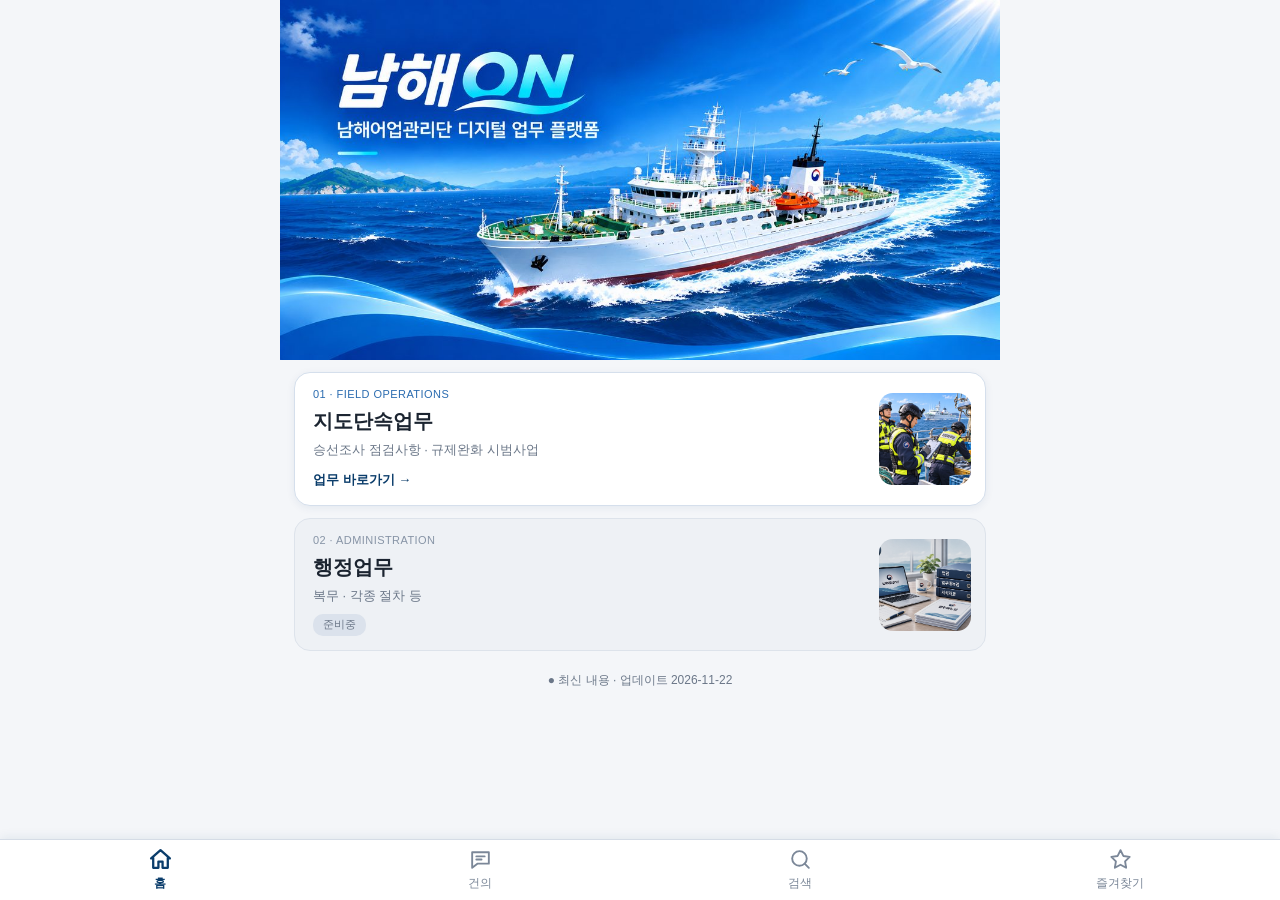
<file: index.html>
<!DOCTYPE html>
<html lang="ko">
<head>
<meta charset="utf-8">
<meta name="viewport" content="width=device-width,initial-scale=1,viewport-fit=cover">
<meta name="theme-color" content="#0b3d6b">
<link rel="manifest" href="manifest.json">
<link rel="icon" href="icon-192.png">
<link rel="apple-touch-icon" href="icon-192.png">
<link rel="stylesheet" href="style.css">
<title>남해온 · 남해어업관리단 디지털 업무 플랫폼</title>
</head>
<body>
<header>
  <h1>남해온 <small>남해어업관리단 디지털 업무 플랫폼</small></h1>
  <div id="status" class="status">확인 중…</div>
</header>
<main id="app"></main>
<nav id="tabbar" aria-label="하단 메뉴">
  <a href="#/" data-tab="home"><svg viewBox="0 0 24 24"><path d="M3 11l9-8 9 8M5 10v10h5v-6h4v6h5V10"/></svg><span>홈</span></a>
  <a href="#/board" data-tab="board"><svg viewBox="0 0 24 24"><path d="M4 5h16v11H9l-5 4z"/><path d="M8 9h8M8 12h5"/></svg><span>건의</span></a>
  <a href="#/search" data-tab="search"><svg viewBox="0 0 24 24"><circle cx="11" cy="11" r="7"/><path d="M20 20l-4-4"/></svg><span>검색</span></a>
  <a href="#/fav" data-tab="fav"><svg viewBox="0 0 24 24"><path d="M12 3l2.7 5.6 6.1.9-4.4 4.3 1 6.1L12 17l-5.4 2.9 1-6.1-4.4-4.3 6.1-.9z"/></svg><span>즐겨찾기</span></a>
</nav>
<script src="board-config.js"></script>
<script src="app.js"></script>
<script src="board.js"></script>
</body>
</html>
</file>
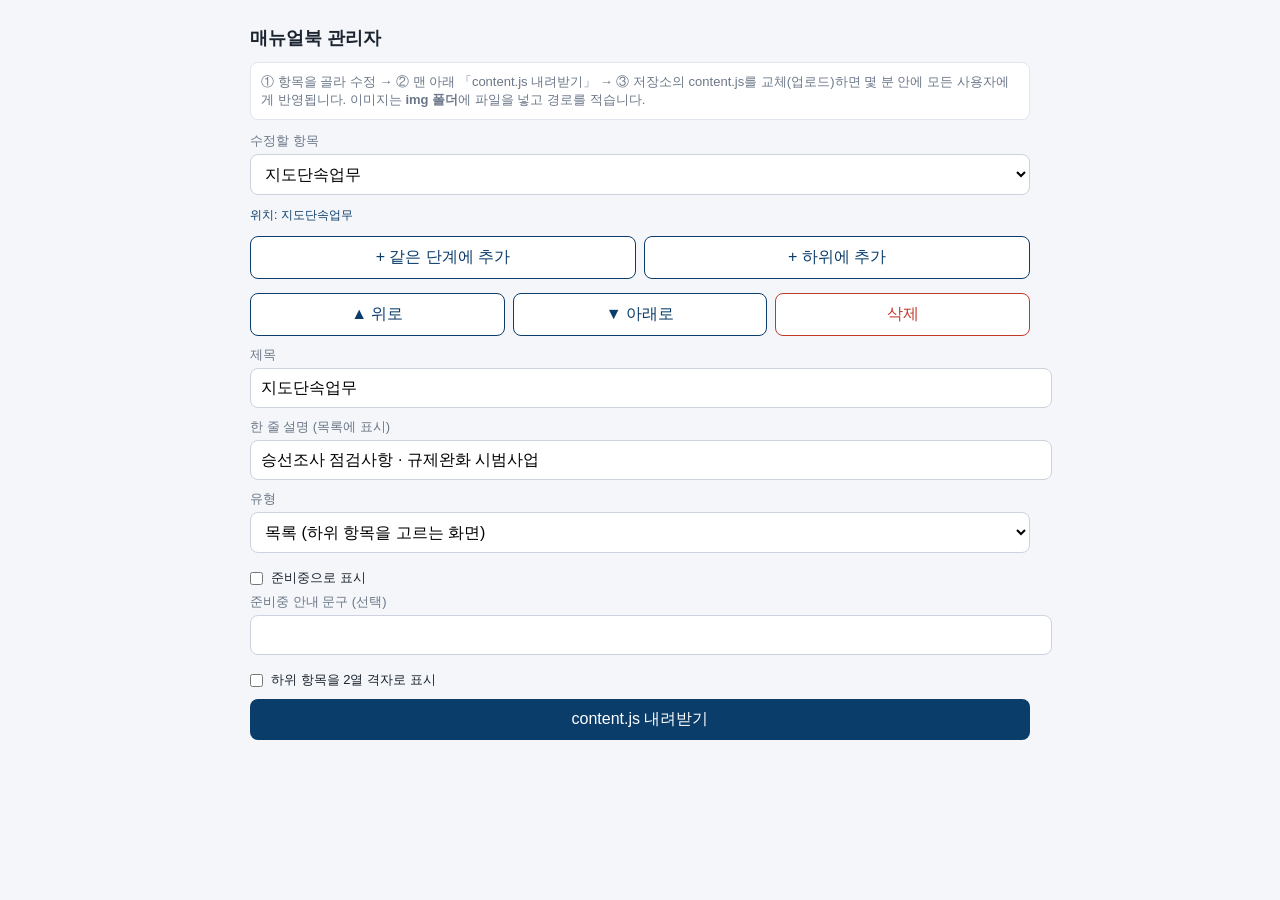
<file: admin.html>
<!DOCTYPE html>
<html lang="ko">
<head>
<meta charset="utf-8">
<meta name="viewport" content="width=device-width,initial-scale=1">
<title>매뉴얼북 관리자</title>
<style>
body{font-family:-apple-system,"Malgun Gothic",sans-serif;max-width:780px;margin:0 auto;padding:14px 14px 80px;background:#f4f6f9;color:#1b2430}
h1{font-size:18px} h2{font-size:15px;margin:18px 0 6px}
select,input[type=text],textarea,button{font:inherit;width:100%;padding:10px;margin:4px 0 10px;border:1px solid #ccd3de;border-radius:8px;background:#fff}
textarea{min-height:90px}
button{background:#0b3d6b;color:#fff;border:0;cursor:pointer}
button.sub{background:#fff;color:#0b3d6b;border:1px solid #0b3d6b}
button.del{background:#fff;color:#c0392b;border:1px solid #c0392b}
label{font-size:13px;color:#6b7788;display:block}
label.chkl{display:flex;gap:8px;align-items:center;color:#1b2430;margin:6px 0}
label.chkl input{width:auto;margin:0}
.row{display:flex;gap:8px}
.note{font-size:13px;color:#6b7788;background:#fff;border:1px solid #e1e6ee;border-radius:8px;padding:10px;margin-bottom:12px}
.chk{background:#fff;border:1px solid #e1e6ee;border-radius:10px;padding:10px;margin:10px 0}
.sm{font-size:12px;color:#6b7788}
.path{font-size:12px;color:#0b3d6b;margin:2px 0 8px}
</style>
</head>
<body>
<h1>매뉴얼북 관리자</h1>
<div class="note">① 항목을 골라 수정 → ② 맨 아래 「content.js 내려받기」 → ③ 저장소의 content.js를 교체(업로드)하면 몇 분 안에 모든 사용자에게 반영됩니다. 이미지는 <b>img 폴더</b>에 파일을 넣고 경로를 적습니다.</div>

<label>수정할 항목</label>
<select id="sel"></select>
<div class="path" id="path"></div>
<div class="row"><button class="sub" id="addSib">+ 같은 단계에 추가</button><button class="sub" id="addKid">+ 하위에 추가</button></div>
<div class="row"><button class="sub" id="up">▲ 위로</button><button class="sub" id="down">▼ 아래로</button><button class="del" id="rm">삭제</button></div>

<label>제목</label><input type="text" id="title">
<label>한 줄 설명 (목록에 표시)</label><input type="text" id="desc">
<label>유형</label>
<select id="type"><option value="list">목록 (하위 항목을 고르는 화면)</option><option value="inspection">점검표 (확인내용·관련법령)</option><option value="doc">문서 (자유 서술)</option></select>
<label class="chkl"><input type="checkbox" id="soon"> 준비중으로 표시</label>
<label>준비중 안내 문구 (선택)</label><input type="text" id="soonText">

<div id="pList"><label class="chkl"><input type="checkbox" id="grid"> 하위 항목을 2열 격자로 표시</label></div>

<div id="pInsp">
  <label>소개</label><textarea id="intro"></textarea>
  <label>이미지 (한 줄에 하나: 경로 | 설명)</label><textarea id="imgs" style="min-height:60px"></textarea>
  <h2>승선조사 확인사항</h2>
  <div id="checks"></div>
  <button class="sub" id="addchk">+ 확인사항 추가</button>
  <div class="sm">※ 표와 선박 역할 설명은 이 화면에서 수정할 수 없고, 기존 내용이 그대로 유지됩니다.</div>
</div>

<div id="pDoc">
  <label>근거 법령</label><input type="text" id="law">
  <label>본문 ([소제목] / - 목록 / 1. 번호목록)</label><textarea id="body" style="min-height:220px"></textarea>
  <label>링크 (한 줄에 하나: 이름 | 주소)</label><textarea id="links" style="min-height:70px"></textarea>
</div>

<button id="dl">content.js 내려받기</button>
<script>
let D, cur = null, flat = [];
const $ = (s) => document.querySelector(s);
const today = () => new Date().toISOString().slice(0, 10);
const esc = (s) => String(s).replace(/[&<>"]/g, (c) => ({ '&': '&amp;', '<': '&lt;', '>': '&gt;', '"': '&quot;' }[c]));
const isLeaf = (n) => !n.children || !n.children.length;

function flatten(nodes, depth, parent, out) {
  nodes.forEach((n) => { out.push({ n, depth, parent, siblings: nodes }); if (n.children) flatten(n.children, depth + 1, n, out); });
  return out;
}
const info = () => flat.find((x) => x.n === cur);

async function init() {
  await new Promise((res, rej) => { const s = document.createElement('script'); s.src = 'content.js?t=' + Date.now(); s.onload = res; s.onerror = rej; document.head.appendChild(s); });
  D = window.CONTENT; cur = D.tree[0]; refresh();
}
function refresh() {
  flat = flatten(D.tree, 0, null, []);
  $('#sel').innerHTML = flat.map((x, i) => `<option value="${i}">${'    '.repeat(x.depth)}${x.depth ? '└ ' : ''}${esc(x.n.title)}${x.n.soon ? ' (준비중)' : ''}</option>`).join('');
  $('#sel').value = flat.findIndex((x) => x.n === cur);
  show();
}
function show() {
  const n = cur, x = info();
  $('#path').textContent = '위치: ' + (function p(i){ const a=[]; for (let t=i; t; t=t.parent && flat.find(f=>f.n===t.parent)) a.unshift(t.n.title); return a.join(' › '); })(x);
  $('#title').value = n.title || ''; $('#desc').value = n.desc || '';
  $('#type').value = n.type || (isLeaf(n) ? 'doc' : 'list');
  $('#soon').checked = !!n.soon; $('#soonText').value = n.soonText || '';
  $('#grid').checked = n.layout === 'grid';
  $('#intro').value = n.intro || '';
  $('#imgs').value = (n.images || []).map((m) => m.src + ' | ' + (m.caption || '')).join('\n');
  $('#law').value = n.law || ''; $('#body').value = n.body || '';
  $('#links').value = (n.links || []).map((l) => l.label + ' | ' + l.url).join('\n');
  panels(); renderChecks();
}
function panels() {
  const t = $('#type').value;
  $('#pList').style.display = t === 'list' ? '' : 'none';
  $('#pInsp').style.display = t === 'inspection' ? '' : 'none';
  $('#pDoc').style.display = t === 'doc' ? '' : 'none';
}
function renderChecks() {
  const cs = cur.checks || [];
  $('#checks').innerHTML = cs.map((c, n) => `
    <div class="chk" data-n="${n}">
      <b>${n + 1}.</b>
      <label>확인내용</label><textarea class="c-text" style="min-height:50px">${esc(c.text || '')}</textarea>
      <label>세부 항목 (한 줄에 하나)</label><textarea class="c-points" style="min-height:50px">${esc((c.points || []).join('\n'))}</textarea>
      <label>비고</label><textarea class="c-note" style="min-height:50px">${esc(c.note || '')}</textarea>
      <label>관련법령 (한 줄에 하나: 예 수산업법 제42조제1항)</label><textarea class="c-law" style="min-height:50px">${esc(c.law || '')}</textarea>
      ${c.table ? '<div class="sm">표 1개 포함 (유지됨)</div>' : ''}
      <button class="del c-del">이 확인사항 삭제</button>
    </div>`).join('');
  document.querySelectorAll('.c-del').forEach((b) => b.onclick = () => { save(); cur.checks.splice(+b.closest('.chk').dataset.n, 1); renderChecks(); });
}
function save() {
  if (!cur) return;
  const n = cur;
  n.title = $('#title').value;
  const set = (k, v) => { v ? (n[k] = v) : delete n[k]; };
  set('desc', $('#desc').value.trim()); n.type = $('#type').value;
  set('soon', $('#soon').checked); set('soonText', $('#soonText').value.trim());
  if (n.type === 'list') { $('#grid').checked ? (n.layout = 'grid') : delete n.layout; }
  if (n.type === 'inspection') {
    n.intro = $('#intro').value;
    n.images = $('#imgs').value.split('\n').map((s) => s.trim()).filter(Boolean).map((s) => { const [a, ...b] = s.split('|'); return { src: a.trim(), caption: b.join('|').trim() }; });
    n.checks = n.checks || [];
    document.querySelectorAll('#checks .chk').forEach((el) => {
      const c = n.checks[+el.dataset.n]; if (!c) return;
      c.text = el.querySelector('.c-text').value;
      const pts = el.querySelector('.c-points').value.split('\n').map((s) => s.trim()).filter(Boolean);
      pts.length ? (c.points = pts) : delete c.points;
      const nt = el.querySelector('.c-note').value.trim(); nt ? (c.note = nt) : delete c.note;
      c.law = el.querySelector('.c-law').value;
    });
  }
  if (n.type === 'doc') {
    set('law', $('#law').value.trim()); n.body = $('#body').value;
    n.links = $('#links').value.split('\n').map((s) => s.trim()).filter(Boolean).map((s) => { const [a, ...b] = s.split('|'); return { label: a.trim(), url: b.join('|').trim() }; });
    n.updated = today();
  }
}
const newNode = () => ({ id: 'n' + Date.now(), title: '새 항목', type: 'doc', soon: true });

$('#sel').onchange = () => { save(); cur = flat[+$('#sel').value].n; refresh(); };
$('#type').onchange = () => { panels(); };
['title', 'desc', 'soon', 'soonText', 'type', 'grid', 'intro', 'imgs', 'law', 'body', 'links'].forEach((id) => $('#' + id).addEventListener('change', () => { save(); const k = cur; refresh(); cur = k; }));
$('#addchk').onclick = () => { save(); (cur.checks = cur.checks || []).push({ text: '', law: '' }); renderChecks(); };
$('#addSib').onclick = () => { save(); const x = info(), i = x.siblings.indexOf(cur), n = newNode(); x.siblings.splice(i + 1, 0, n); cur = n; refresh(); };
$('#addKid').onclick = () => {
  save();
  if (cur.type !== 'list' && !isLeaf(cur)) return;
  if (cur.type !== 'list') {
    if (cur.type === 'inspection' && (cur.checks || []).length) { alert('내용이 있는 점검표 항목에는 하위 항목을 추가할 수 없습니다.'); return; }
    if (cur.type === 'doc' && cur.body) { alert('본문이 있는 문서 항목에는 하위 항목을 추가할 수 없습니다.'); return; }
    cur.type = 'list'; delete cur.soon;
  }
  const n = newNode(); (cur.children = cur.children || []).push(n); cur = n; refresh();
};
function move(d) { save(); const x = info(), i = x.siblings.indexOf(cur), j = i + d; if (j < 0 || j >= x.siblings.length) return; x.siblings.splice(i, 1); x.siblings.splice(j, 0, cur); refresh(); }
$('#up').onclick = () => move(-1); $('#down').onclick = () => move(1);
$('#rm').onclick = () => {
  const x = info();
  if (!confirm('「' + cur.title + '」' + (isLeaf(cur) ? '' : ' 및 하위 항목 전체') + '를 삭제할까요?')) return;
  const i = x.siblings.indexOf(cur); x.siblings.splice(i, 1);
  cur = x.siblings[i] || x.siblings[i - 1] || x.parent || D.tree[0]; if (!cur) { alert('최상위 항목이 모두 삭제되었습니다. 새로고침하세요.'); return; } refresh();
};
$('#dl').onclick = () => {
  save(); D.updated = today(); D.version = (D.version || 0) + 1;
  const a = document.createElement('a');
  a.href = URL.createObjectURL(new Blob(['window.CONTENT = ' + JSON.stringify(D, null, 2) + ';\n'], { type: 'text/javascript' }));
  a.download = 'content.js'; a.click();
};
init();
</script>
</body>
</html>
</file>
<file: style.css>
:root{--bg:#f4f6f9;--card:#fff;--pri:#0b3d6b;--txt:#1b2430;--mut:#6b7788;--line:#e1e6ee}
*{box-sizing:border-box}
body{margin:0;font-family:-apple-system,"Apple SD Gothic Neo","Malgun Gothic",sans-serif;background:var(--bg);color:var(--txt);line-height:1.6}
header{background:var(--pri);color:#fff;padding:14px 16px calc(10px);padding-top:calc(14px + env(safe-area-inset-top));position:sticky;top:0;z-index:5}
h1{font-size:17px;margin:0}
.status{font-size:12px;opacity:.85;margin-top:2px}
main{padding:12px 14px 40px;max-width:720px;margin:0 auto}
#q{width:100%;padding:12px 14px;border:1px solid var(--line);border-radius:10px;font-size:16px;margin-bottom:10px}
.chips{display:flex;gap:8px;overflow-x:auto;padding-bottom:8px;margin-bottom:4px}
.chip{flex:none;padding:7px 14px;border-radius:20px;border:1px solid var(--line);background:var(--card);font-size:14px;color:var(--txt)}
.chip.on{background:var(--pri);color:#fff;border-color:var(--pri)}
.card{display:block;background:var(--card);border:1px solid var(--line);border-radius:12px;padding:13px 14px;margin:8px 0;text-decoration:none;color:inherit}
.card b{display:block;font-size:16px}
.card small{color:var(--mut)}
.tag{display:inline-block;font-size:11px;color:var(--pri);background:#e6eef7;border-radius:6px;padding:1px 7px;margin-right:6px}
.empty{color:var(--mut);text-align:center;padding:30px 0}
.back{display:inline-block;margin:4px 0 10px;color:var(--pri);text-decoration:none;font-size:15px}
.detail{background:var(--card);border:1px solid var(--line);border-radius:12px;padding:16px}
.detail h2{font-size:19px;margin:6px 0 4px}
.law{color:var(--mut);font-size:13px;margin-bottom:12px}
.detail p{margin:6px 0}
.detail ul{margin:4px 0 8px;padding-left:20px}
.detail h3{font-size:15px;color:var(--pri);margin:14px 0 4px}
.links a{display:block;margin-top:8px;padding:11px 14px;border:1px solid var(--pri);color:var(--pri);border-radius:10px;text-decoration:none;text-align:center}
.upd{color:var(--mut);font-size:12px;margin-top:14px}

/* 어업별 화면 */
.tabs{display:flex;background:#e6ebf2;border-radius:10px;padding:3px;margin:2px 0 12px}
.tab{flex:1;border:0;background:none;padding:9px;border-radius:8px;font-size:15px;color:var(--mut)}
.tab.on{background:#fff;color:var(--pri);font-weight:700;box-shadow:0 1px 3px rgba(0,0,0,.1)}
.segs{display:flex;gap:8px;margin-bottom:6px}
.seg{flex:1;border:1px solid var(--line);background:#fff;border-radius:12px;padding:12px 4px;font-size:15px;color:var(--txt);display:flex;flex-direction:column;align-items:center;gap:2px}
.seg small{font-size:11px;color:var(--mut)}
.seg.on{background:var(--pri);border-color:var(--pri);color:#fff;font-weight:700}
.seg.on small{color:#cfe0f1}
.hint{font-size:12px;color:var(--mut);margin:10px 2px 8px}
.fgrid{display:grid;grid-template-columns:1fr 1fr;gap:8px}
.fcard{display:flex;flex-direction:column;justify-content:center;min-height:62px;padding:10px 12px;border:1px solid var(--line);background:#fff;border-radius:12px;text-decoration:none;color:inherit}
.fcard b{font-size:15px}
.fcard small{font-size:11px;color:var(--mut)}
a.fcard{border-color:var(--pri);box-shadow:0 1px 3px rgba(11,61,107,.12)}
a.fcard b{color:var(--pri)}
.fcard.off{opacity:.5;background:#eef1f5}
.roles{list-style:none;margin:10px 0 0;padding:0}
.roles li{padding:8px 10px;background:#f1f6fb;border-radius:8px;margin-bottom:6px;font-size:14px}
.roles b{color:var(--pri);margin-right:4px}
.sec{font-size:16px;margin:20px 2px 8px;color:var(--txt)}
figure{margin:0 0 10px;background:#fff;border:1px solid var(--line);border-radius:12px;overflow:hidden}
figure img{display:block;width:100%;height:auto}
figcaption{font-size:12px;color:var(--mut);padding:8px 12px}
.chk{display:flex;gap:10px;background:#fff;border:1px solid var(--line);border-radius:12px;padding:14px;margin-bottom:10px}
.num{flex:none;width:26px;height:26px;border-radius:50%;background:var(--pri);color:#fff;font-weight:700;font-size:14px;display:flex;align-items:center;justify-content:center;margin-top:1px}
.cbody{flex:1;min-width:0}
.lbl{display:inline-block;font-size:11px;font-weight:700;color:var(--mut);letter-spacing:.02em;margin:0 0 3px}
.cbody .lbl:not(:first-child){margin-top:12px;display:block}
.ctext{font-size:16px;font-weight:700;line-height:1.45}
.cbody ul{margin:8px 0 0;padding-left:18px;font-size:14px}
.cnote{margin-top:8px;font-size:13px;color:#46536a;background:#f4f6f9;border-radius:8px;padding:8px 10px}
.lawchip{display:inline-block;font-size:13px;color:var(--pri);background:#e6eef7;border-radius:8px;padding:5px 10px;line-height:1.4}
.tw{overflow-x:auto;margin-top:10px}
table{border-collapse:collapse;width:100%;font-size:13px}
th{white-space:nowrap;background:#e6eef7;color:var(--pri);font-weight:700}
th,td{border:1px solid var(--line);padding:7px 8px;text-align:center;vertical-align:middle}
.lb{position:fixed;inset:0;background:rgba(0,0,0,.92);z-index:40;display:flex;flex-direction:column}
.lbbar{color:#fff;text-align:right;padding:calc(12px + env(safe-area-inset-top)) 16px 10px;font-size:15px}
.lbin{flex:1;overflow:auto;-webkit-overflow-scrolling:touch}
.lbin img{width:100%;height:auto;display:block}
.lbin img.big{width:220%;max-width:none}

a.lawchip{text-decoration:none;display:block;width:fit-content;max-width:100%;margin-bottom:4px}
a.lawchip span{font-size:12px}
a.lawchip:active{background:#cfe0f1}
.lawinline{color:var(--pri);text-decoration:underline}

button.lawchip{font:inherit;font-size:13px;text-align:left;border:0;display:block;width:fit-content;max-width:100%;margin-bottom:4px;cursor:pointer;color:var(--pri);background:#e6eef7;border-radius:8px;padding:5px 10px;line-height:1.4}
button.lawchip span,a.lawchip span{font-size:11px;font-weight:700;background:var(--pri);color:#fff;border-radius:6px;padding:1px 6px;margin-left:4px;white-space:nowrap}
button.lawchip:active{background:#cfe0f1}
.lawold{margin-top:6px;font-size:12px;color:var(--mut)}
.lawwarn{margin-top:6px;font-size:13px;color:#8a4b00;background:#fff4e0;border:1px solid #f0d9a8;border-radius:8px;padding:8px 10px}
.sheetbg{position:fixed;inset:0;background:rgba(0,0,0,.45);z-index:30;display:flex;align-items:flex-end;justify-content:center}
.sheet{background:#fff;width:100%;max-width:720px;max-height:82vh;border-radius:18px 18px 0 0;display:flex;flex-direction:column;padding:14px 16px calc(14px + env(safe-area-inset-bottom))}
.shead{display:flex;gap:10px;align-items:flex-start;justify-content:space-between}
.shead b{font-size:16px;line-height:1.4}
.sx{flex:none;border:0;background:#eef1f5;border-radius:50%;width:30px;height:30px;font-size:14px}
.smeta{font-size:12px;color:var(--mut);margin:4px 0 8px}
.sbody{overflow:auto;flex:1;font-size:15px;line-height:1.7;border-top:1px solid var(--line);padding-top:8px}
.sbody p{margin:0 0 6px}
.sbody .ho{padding-left:14px;color:#46536a}
.sbody .hl{background:#fff6cc;border-radius:6px;padding:2px 6px;margin-left:-6px;margin-right:-6px}
.snote{font-size:12px;color:#8a4b00;margin:8px 0 0}
.sorig{display:block;text-align:center;margin-top:10px;padding:11px;border:1px solid var(--pri);border-radius:10px;color:var(--pri);text-decoration:none}

/* 트리 탐색 */
.crumb{font-size:13px;color:var(--mut);margin:2px 0 10px;line-height:1.8}
.crumb a{color:var(--pri);text-decoration:none}
.crumb i{font-style:normal;margin:0 2px;color:#b0b9c6}
.ptitle{font-size:20px;margin:4px 0 2px}
.pdesc{font-size:13px;color:var(--mut);margin-bottom:12px}
.ncard{display:flex;align-items:center;gap:10px;background:#fff;border:1px solid var(--line);border-radius:14px;padding:15px 14px;margin:9px 0;text-decoration:none;color:inherit}
a.ncard{border-color:#c9d6e6;box-shadow:0 1px 3px rgba(11,61,107,.08)}
.ncard .nt{flex:1;min-width:0}
.ncard b{display:block;font-size:17px}
.ncard small{display:block;color:var(--mut);font-size:12.5px;margin-top:2px}
.ncard .stxt{color:#8a4b00}
.ncard .arrow{font-size:22px;color:var(--pri)}
.ncard .cnt{font-size:11px;color:var(--pri);background:#e6eef7;border-radius:10px;padding:2px 8px}
.ncard .soon{font-size:11px;color:var(--mut);background:#e3e8ef;border-radius:10px;padding:2px 8px}
.ncard.off{opacity:.6;background:#eef1f5}

/* 홈 화면 */
body.home header{display:none}
body{padding-bottom:calc(64px + env(safe-area-inset-bottom))}
header h1 small{display:block;font-size:11px;font-weight:400;color:#b9d2ea;margin-top:1px}
.hero{margin:-12px -14px 0;background:#0b3d6b;padding-top:env(safe-area-inset-top)}
.hero img{display:block;width:100%;height:auto;aspect-ratio:2/1;object-fit:cover}
.bigcard{display:flex;align-items:center;gap:12px;background:#fff;border:1px solid #d5dfec;border-radius:16px;margin:12px 0;padding:14px 14px 14px 18px;text-decoration:none;color:inherit;box-shadow:0 2px 8px rgba(11,61,107,.07)}
.bigcard .nt{flex:1;min-width:0}
.bigcard .eb{font-size:11px;letter-spacing:.04em;color:#2b6cb0;margin:0}
.bigcard b{display:block;font-size:20px;margin:2px 0 4px}
.bigcard small{display:block;color:var(--mut);font-size:13px;line-height:1.45}
.bigcard .go{display:inline-block;margin-top:10px;font-size:13px;font-weight:700;color:var(--pri)}
.bigcard .soon{display:inline-block;margin-top:8px;font-size:11px;color:var(--mut);background:#dbe2ec;border-radius:10px;padding:2px 10px}
.bigcard .thumb{flex:none;width:92px;height:92px;border-radius:14px;object-fit:cover}
.bigcard[href] .thumb{object-position:35% 40%}
.bigcard.off{background:#eef1f5;border-color:#dde3eb;box-shadow:none}
.bigcard.off .eb{color:#8794a6}
.bigcard.off .thumb{filter:saturate(.4) brightness(.92);object-position:50% 85%}
.bigcard:active{transform:scale(.99)}
.hfoot{text-align:center;font-size:12px;color:var(--mut);padding:8px 0}

/* 하단 탭바 */
#tabbar{position:fixed;left:0;right:0;bottom:0;z-index:10;display:flex;background:#fff;border-top:1px solid #d5dce6;padding-bottom:env(safe-area-inset-bottom);box-shadow:0 -2px 10px rgba(11,61,107,.08)}
#tabbar a{flex:1;display:flex;flex-direction:column;align-items:center;justify-content:center;gap:2px;height:60px;color:#7b8798;text-decoration:none;font-size:11.5px;-webkit-tap-highlight-color:transparent}
#tabbar svg{width:25px;height:25px;fill:none;stroke:currentColor;stroke-width:1.8;stroke-linecap:round;stroke-linejoin:round}
#tabbar a.on{color:var(--pri);font-weight:700}
#tabbar a.on svg{stroke-width:2.2}

/* 즐겨찾기 별 */
.star{margin:4px 0 8px;border:1px solid #c9d6e6;background:#fff;color:#51607a;border-radius:18px;padding:6px 14px;font-size:14px}
.star.on{background:#fff6d9;border-color:#e9b949;color:#8a5a00}
.home #q{display:none}
.bigcard[href] .art img{object-position:50% 40%}.bigcard.off .art img{object-position:50% 85%}

.lawrow{display:flex;flex-wrap:wrap;gap:6px;margin-bottom:6px}
.lawrow .lawchip,.lawrow a.lawchip,.lawrow button.lawchip{display:inline-block;margin:0}
button.lawchip.bp{background:#e3f1e8;color:#1d5c37}
button.lawchip.bp span{background:#1d5c37}
.lawinfo{margin-top:6px;font-size:13px;color:#1d4d7a;background:#eaf3fc;border:1px solid #c6dcf2;border-radius:8px;padding:8px 10px}
.addtag{font-style:normal;font-size:11px;font-weight:700;color:#8a5a00;background:#fff3cf;border-radius:8px;padding:1px 7px;margin-left:6px;vertical-align:1px}
.shead b small{font-weight:400;font-size:13px;color:#46536a}
.bpbody figure{margin:0 0 10px}
.bpbody img{width:100%;height:auto;display:block;border:1px solid var(--line);border-radius:6px;background:#fff}
.bpbody figcaption{font-size:11px;color:var(--mut);text-align:right;margin-top:2px}
.sheet{max-height:88vh}

figure .lawrow{padding:6px 10px 8px}
.chk figure{margin:8px 0}

.mapref{background:#fff;border:1px solid var(--line);border-radius:12px;padding:10px 12px;margin:0 0 8px}
.mapref .mcap{font-weight:600;margin-bottom:6px}

/* 건의 게시판 */
.reportbtn{display:block;margin:18px 12px 8px;padding:13px;text-align:center;border:1.5px dashed var(--pri);border-radius:12px;color:var(--pri);font-weight:700;text-decoration:none;font-size:14px}
.bhead{display:flex;gap:8px;margin:4px 0 8px}
.bwrite{flex:1;text-align:center;background:var(--pri);color:#fff;padding:12px;border-radius:12px;font-weight:700;text-decoration:none}
.brefresh{border:1px solid #cfd8e3;background:#fff;border-radius:12px;padding:0 14px;font-size:13px;color:#456}
.bnote{font-size:12px;color:#8a5a00;background:#fff6e0;border-radius:8px;padding:8px 10px;margin:6px 0}
.bpend{font-size:12.5px;color:#456;background:#eef3f9;border-radius:8px;padding:8px 10px;margin:6px 0}
.bchips{display:flex;gap:6px;overflow-x:auto;padding:4px 0 8px}
.bchip{flex:none;border:1px solid #cfd8e3;background:#fff;border-radius:16px;padding:6px 12px;font-size:13px;color:#456}
.bchip.on{background:var(--pri);border-color:var(--pri);color:#fff}
.bitem{background:#fff;border:1px solid #e1e7ef;border-radius:12px;margin:8px 0;padding:0 12px}
.bitem summary{list-style:none;cursor:pointer;padding:11px 0;display:flex;flex-direction:column;gap:3px}
.bitem summary::-webkit-details-marker{display:none}
.bitem summary b{font-size:15px;line-height:1.35}.bitem summary small{color:#7b8798;font-size:12px}
.bst{align-self:flex-start;font-size:11px;font-weight:700;border-radius:10px;padding:2px 8px;background:#e8edf3;color:#456}
.bst.s-검토중{background:#fff1cc;color:#8a5a00}.bst.s-반영완료,.bst.s-답변완료{background:#dff3e4;color:#17692f}
.bbody{padding:2px 0 10px;font-size:14px;line-height:1.6;border-top:1px solid #eef1f5;padding-top:10px}
.breply{margin:0 0 12px;background:#eef6ff;border-radius:8px;padding:10px;font-size:14px;line-height:1.55}
.bform label{display:block;margin:12px 0;font-size:13px;font-weight:700;color:#345}
.bform input,.bform select,.bform textarea{display:block;width:100%;box-sizing:border-box;margin-top:5px;padding:11px;border:1px solid #cfd8e3;border-radius:10px;font:inherit;font-weight:400;background:#fff}
.bref{font-size:13px;background:#eef3f9;border-radius:8px;padding:8px 10px}
.bsubmit{background:var(--pri);color:#fff;border:0;border-radius:12px;padding:13px 28px;font-weight:700;font-size:15px;margin-top:8px}
.bsubmit:disabled{opacity:.5}.bcancel{margin-left:12px;color:#678;font-size:14px}
.bmine{display:flex;gap:14px;padding:0 0 12px;font-size:13px}.bmine a,.bmine button{color:#678;background:none;border:0;padding:0;text-decoration:underline;font:inherit}.bmine button{color:#b3261e}
.bfile{display:block;margin-top:8px;padding:9px 10px;background:#fff;border:1px solid #b9d3ee;border-radius:8px;color:var(--pri);font-weight:700;font-size:13px;text-decoration:none;word-break:break-all}
</file>
